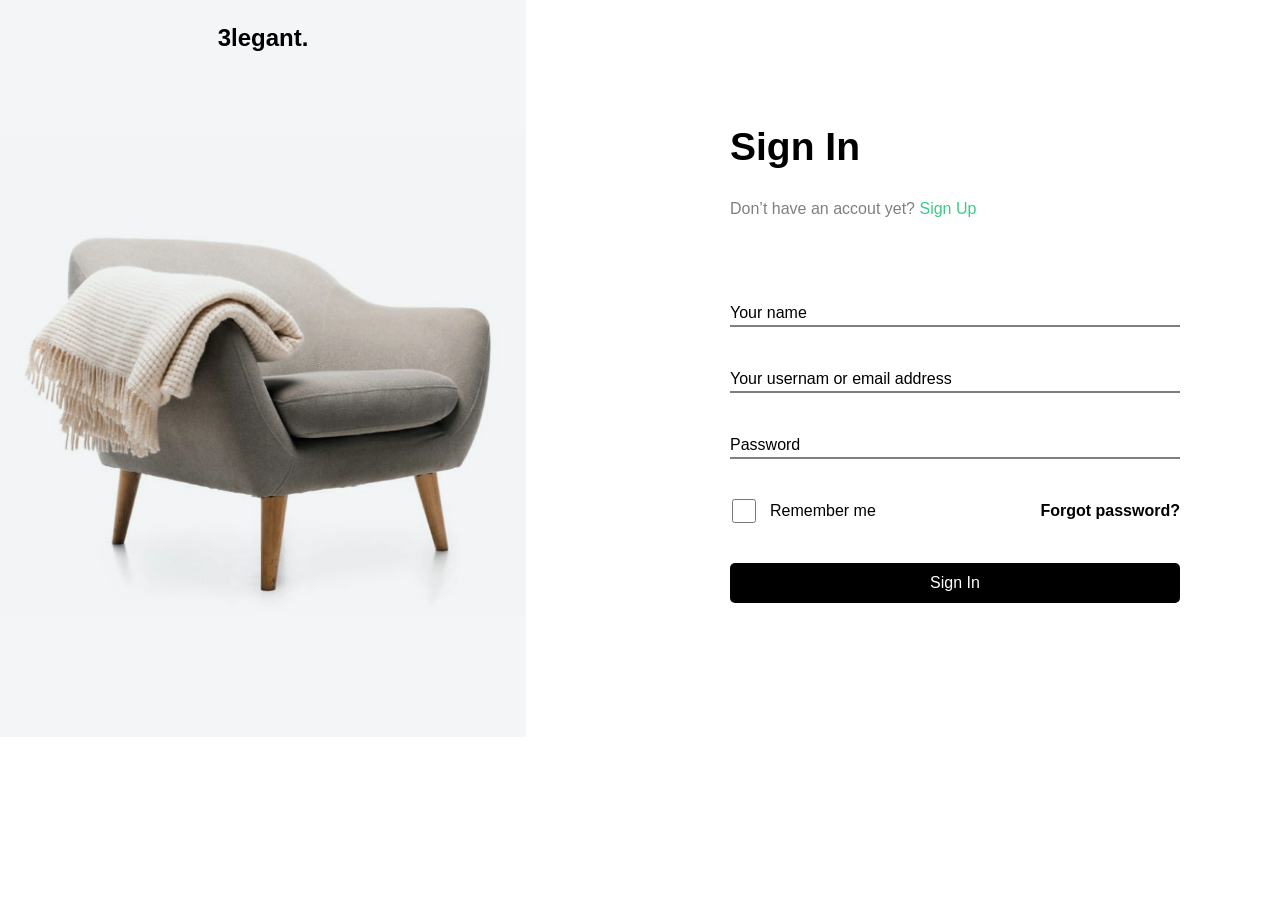
<file: Sign in.html>
<!doctype html>
<html lang="en">
  <head>
    <meta charset="UTF-8" />
    <meta name="viewport" content="width=device-width, initial-scale=1.0" />
    <title>Document</title>
    
    <link rel="stylesheet" href="./assets/css/output.css" />
    <!-- <link rel="stylesheet" href="./assets/css/main.css"> -->
  </head>
  <body>
    <header></header>
    <main>

        <section class="signup h-full flex items-center gap-[180px] max-[1250px]:gap-[100px] max-[1050px]:gap-[50px] max-[950px]:flex-col">
<div class="img relative flex-1  ">
    <img src="./assets/sign Up-img/Paste image (2).png" class="  object-fit-cover w-full h-[737px] "  alt="">
    <h2 class="absolute top-0 left-1/2 -translate-x-1/2 font-Poppins pt-5 font-semibold text-[24px]">3legant.</h2>
</div>


    <div class="form-signup flex-1 flex flex-col gap-5 font-Poppins   pl-6 pr-6 max-[430px]:pl-3 max-[430px]:pr-3 ">
        <h3 class=" font-semibold text-[39px]">Sign In</h3>
        <p class="text-black/50"> Don’t have an accout yet?<span> <a href="./Sign Up.html" target="_blank" class="text-[#38CB89]">Sign Up</a></span></p>
        <form action="" class=" mt-4 w-[450px] flex flex-col  mb-4 gap-[40px] max-[505px]:w-[380px] max-[400px]:w-[280px] ">
            <input type="text" placeholder="Your name" class="border-b-2 mt-[44px] border-black/50 outline-none">
            
            <input type="text" placeholder="Your usernam or email address"  class="  border-b-2 border-black/50 outline-none">
            
            <input type="text" placeholder="Password"  class=" border-black/50  border-b-2 outline-none">
            <div class="checkbox flex gap-3 justify-between">
                <div class="left flex gap-3">
                    <input type="checkbox" class="w-7 max-[505px]:w-3">
                <p>Remember me</p>
                </div>
                <div class="right">
                    <a href="" class="font-[700]">Forgot password?</a>
                </div>
                
            </div>
            <button class="bg-black text-white py-2 px-5 rounded-[5px]">Sign In</button>
        </form>
    </div>
        </section>

    </main>
    <footer></footer>
  </body>
</html>
</file>
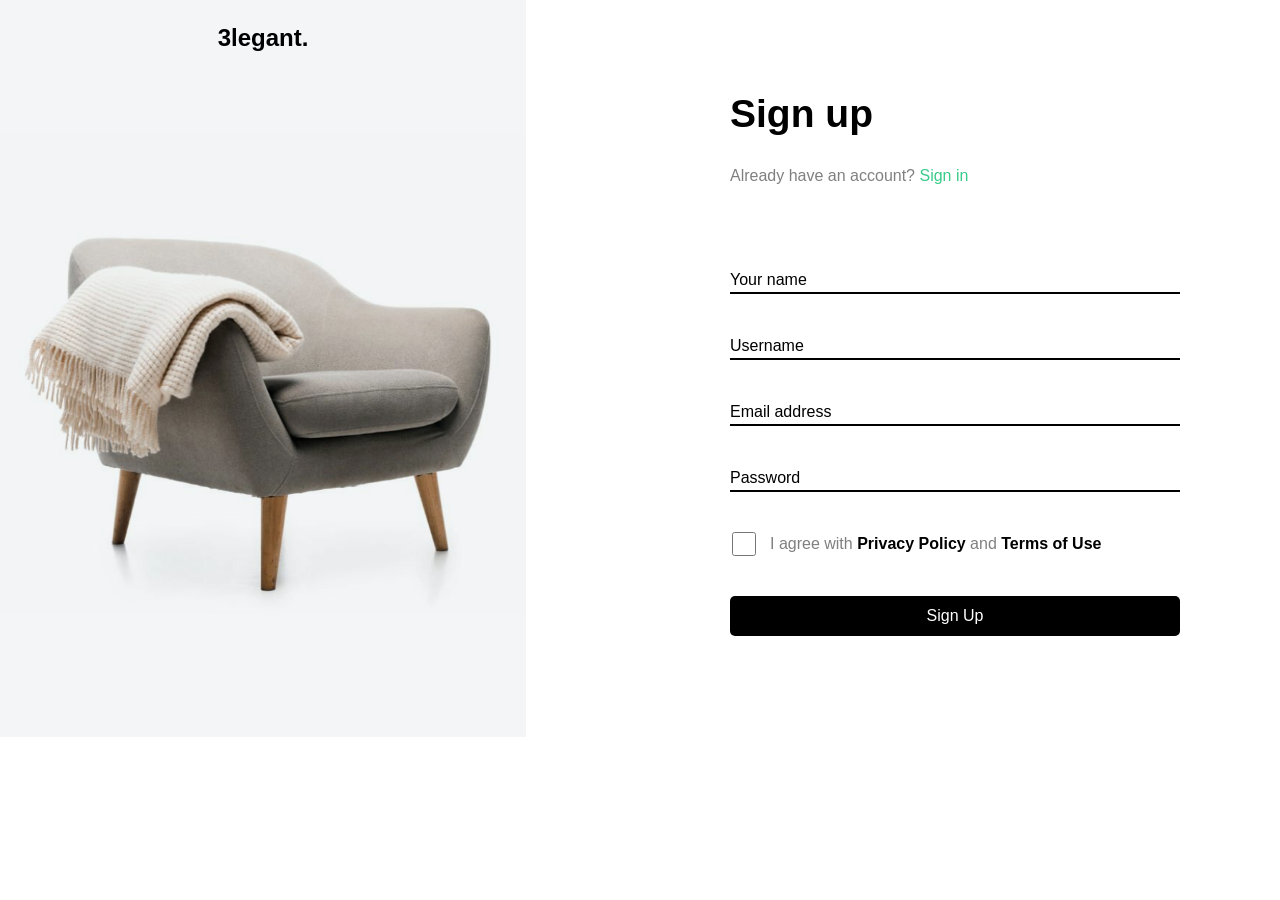
<file: Sign Up.html>
<!doctype html>
<html lang="en">
  <head>
    <meta charset="UTF-8" />
    <meta name="viewport" content="width=device-width, initial-scale=1.0" />
    <title>Document</title>
    
    <link rel="stylesheet" href="./assets/css/output.css" />
    <!-- <link rel="stylesheet" href="./assets/css/main.css"> -->
  </head>
  <body>
    <header></header>
    <main>

        <section class="signup h-full flex items-center gap-[180px] max-[1250px]:gap-[100px] max-[1050px]:gap-[50px] max-[950px]:flex-col">
<div class="img relative flex-1  ">
    <img src="./assets/sign Up-img/Paste image (2).png" class="  object-fit-cover w-full h-[737px] "  alt="">
    <h2 class="absolute top-0 left-1/2 -translate-x-1/2 font-Poppins pt-5 font-semibold text-[24px]">3legant.</h2>
</div>


    <div class="form-signup flex-1 flex flex-col gap-5 font-Poppins   pl-6 pr-6 max-[430px]:pl-3 max-[430px]:pr-3 ">
        <h3 class=" font-semibold text-[39px]">Sign up</h3>
        <p class="text-black/50"> Already have an account?<span> <a href="./Sign in.html" target="_blank" class="text-[#38CB89]">Sign in</a></span></p>
        <form action="" class=" mt-4 w-[450px] flex flex-col  mb-4 gap-[40px] max-[505px]:w-[380px] max-[400px]:w-[280px] ">
            <input type="text" placeholder="Your name" class="border-b-2 mt-[44px] outline-none">
            
            <input type="text" placeholder="Username"  class="  border-b-2 outline-none">
            <input type="text" placeholder="Email address"  class="  border-b-2 outline-none">
            <input type="text" placeholder="Password"  class="  border-b-2 outline-none">
            <div class="checkbox flex gap-3">
                <input type="checkbox" class="w-7 max-[505px]:w-3">
                <p class="text-black/50">I agree with <span class="text-black font-semibold">Privacy Policy</span>  and <span class="text-black font-semibold">Terms of Use</span> </p>
            </div>
            <button class="bg-black text-white py-2 px-5 rounded-[5px]">Sign Up</button>
        </form>
    </div>
        </section>

    </main>
    <footer></footer>
  </body>
</html>
</file>
<file: assets/css/output.css>
/*! tailwindcss v4.2.4 | MIT License | https://tailwindcss.com */
@layer properties;
@layer theme, base, components, utilities;
@layer theme {
  :root, :host {
    --font-sans: ui-sans-serif, system-ui, sans-serif, "Apple Color Emoji",
      "Segoe UI Emoji", "Segoe UI Symbol", "Noto Color Emoji";
    --font-mono: ui-monospace, SFMono-Regular, Menlo, Monaco, Consolas, "Liberation Mono",
      "Courier New", monospace;
    --color-amber-50: oklch(98.7% 0.022 95.277);
    --color-gray-300: oklch(87.2% 0.01 258.338);
    --color-black: #000;
    --color-white: #fff;
    --spacing: 0.25rem;
    --text-xs: 0.75rem;
    --text-xs--line-height: calc(1 / 0.75);
    --text-sm: 0.875rem;
    --text-sm--line-height: calc(1.25 / 0.875);
    --font-weight-medium: 500;
    --font-weight-semibold: 600;
    --font-weight-bold: 700;
    --font-weight-extrabold: 800;
    --leading-snug: 1.375;
    --radius-md: 0.375rem;
    --default-transition-duration: 150ms;
    --default-transition-timing-function: cubic-bezier(0.4, 0, 0.2, 1);
    --default-font-family: var(--font-sans);
    --default-mono-font-family: var(--font-mono);
    --font-Poppins: "Poppins", sans-serif;
    --font-Grotesk: "Space Grotesk", sans-serif;
    --font-inter: "Inter", sans-serif;
  }
}
@layer base {
  *, ::after, ::before, ::backdrop, ::file-selector-button {
    box-sizing: border-box;
    margin: 0;
    padding: 0;
    border: 0 solid;
  }
  html, :host {
    line-height: 1.5;
    -webkit-text-size-adjust: 100%;
    tab-size: 4;
    font-family: var(--default-font-family, ui-sans-serif, system-ui, sans-serif, "Apple Color Emoji", "Segoe UI Emoji", "Segoe UI Symbol", "Noto Color Emoji");
    font-feature-settings: var(--default-font-feature-settings, normal);
    font-variation-settings: var(--default-font-variation-settings, normal);
    -webkit-tap-highlight-color: transparent;
  }
  hr {
    height: 0;
    color: inherit;
    border-top-width: 1px;
  }
  abbr:where([title]) {
    -webkit-text-decoration: underline dotted;
    text-decoration: underline dotted;
  }
  h1, h2, h3, h4, h5, h6 {
    font-size: inherit;
    font-weight: inherit;
  }
  a {
    color: inherit;
    -webkit-text-decoration: inherit;
    text-decoration: inherit;
  }
  b, strong {
    font-weight: bolder;
  }
  code, kbd, samp, pre {
    font-family: var(--default-mono-font-family, ui-monospace, SFMono-Regular, Menlo, Monaco, Consolas, "Liberation Mono", "Courier New", monospace);
    font-feature-settings: var(--default-mono-font-feature-settings, normal);
    font-variation-settings: var(--default-mono-font-variation-settings, normal);
    font-size: 1em;
  }
  small {
    font-size: 80%;
  }
  sub, sup {
    font-size: 75%;
    line-height: 0;
    position: relative;
    vertical-align: baseline;
  }
  sub {
    bottom: -0.25em;
  }
  sup {
    top: -0.5em;
  }
  table {
    text-indent: 0;
    border-color: inherit;
    border-collapse: collapse;
  }
  :-moz-focusring {
    outline: auto;
  }
  progress {
    vertical-align: baseline;
  }
  summary {
    display: list-item;
  }
  ol, ul, menu {
    list-style: none;
  }
  img, svg, video, canvas, audio, iframe, embed, object {
    display: block;
    vertical-align: middle;
  }
  img, video {
    max-width: 100%;
    height: auto;
  }
  button, input, select, optgroup, textarea, ::file-selector-button {
    font: inherit;
    font-feature-settings: inherit;
    font-variation-settings: inherit;
    letter-spacing: inherit;
    color: inherit;
    border-radius: 0;
    background-color: transparent;
    opacity: 1;
  }
  :where(select:is([multiple], [size])) optgroup {
    font-weight: bolder;
  }
  :where(select:is([multiple], [size])) optgroup option {
    padding-inline-start: 20px;
  }
  ::file-selector-button {
    margin-inline-end: 4px;
  }
  ::placeholder {
    opacity: 1;
  }
  @supports (not (-webkit-appearance: -apple-pay-button))  or (contain-intrinsic-size: 1px) {
    ::placeholder {
      color: currentcolor;
      @supports (color: color-mix(in lab, red, red)) {
        color: color-mix(in oklab, currentcolor 50%, transparent);
      }
    }
  }
  textarea {
    resize: vertical;
  }
  ::-webkit-search-decoration {
    -webkit-appearance: none;
  }
  ::-webkit-date-and-time-value {
    min-height: 1lh;
    text-align: inherit;
  }
  ::-webkit-datetime-edit {
    display: inline-flex;
  }
  ::-webkit-datetime-edit-fields-wrapper {
    padding: 0;
  }
  ::-webkit-datetime-edit, ::-webkit-datetime-edit-year-field, ::-webkit-datetime-edit-month-field, ::-webkit-datetime-edit-day-field, ::-webkit-datetime-edit-hour-field, ::-webkit-datetime-edit-minute-field, ::-webkit-datetime-edit-second-field, ::-webkit-datetime-edit-millisecond-field, ::-webkit-datetime-edit-meridiem-field {
    padding-block: 0;
  }
  ::-webkit-calendar-picker-indicator {
    line-height: 1;
  }
  :-moz-ui-invalid {
    box-shadow: none;
  }
  button, input:where([type="button"], [type="reset"], [type="submit"]), ::file-selector-button {
    appearance: button;
  }
  ::-webkit-inner-spin-button, ::-webkit-outer-spin-button {
    height: auto;
  }
  [hidden]:where(:not([hidden="until-found"])) {
    display: none !important;
  }
}
@layer utilities {
  .absolute {
    position: absolute;
  }
  .relative {
    position: relative;
  }
  .start {
    inset-inline-start: var(--spacing);
  }
  .end {
    inset-inline-end: var(--spacing);
  }
  .top-0 {
    top: calc(var(--spacing) * 0);
  }
  .top-1\.75 {
    top: calc(var(--spacing) * 1.75);
  }
  .top-1\/2 {
    top: calc(1 / 2 * 100%);
  }
  .top-2 {
    top: calc(var(--spacing) * 2);
  }
  .top-3\.25 {
    top: calc(var(--spacing) * 3.25);
  }
  .top-6 {
    top: calc(var(--spacing) * 6);
  }
  .top-9 {
    top: calc(var(--spacing) * 9);
  }
  .top-\[8px\] {
    top: 8px;
  }
  .right-2 {
    right: calc(var(--spacing) * 2);
  }
  .right-4 {
    right: calc(var(--spacing) * 4);
  }
  .right-37\.5 {
    right: calc(var(--spacing) * 37.5);
  }
  .right-\[9px\] {
    right: 9px;
  }
  .bottom-4 {
    bottom: calc(var(--spacing) * 4);
  }
  .bottom-10 {
    bottom: calc(var(--spacing) * 10);
  }
  .left-1 {
    left: calc(var(--spacing) * 1);
  }
  .left-1\/2 {
    left: calc(1 / 2 * 100%);
  }
  .left-2 {
    left: calc(var(--spacing) * 2);
  }
  .left-5 {
    left: calc(var(--spacing) * 5);
  }
  .left-8\.5 {
    left: calc(var(--spacing) * 8.5);
  }
  .left-10 {
    left: calc(var(--spacing) * 10);
  }
  .left-10\.5 {
    left: calc(var(--spacing) * 10.5);
  }
  .z-10 {
    z-index: 10;
  }
  .z-9999 {
    z-index: 9999;
  }
  .order-1 {
    order: 1;
  }
  .container {
    width: 100%;
    @media (width >= 800px) {
      max-width: 800px;
    }
    @media (width >= 40rem) {
      max-width: 40rem;
    }
    @media (width >= 48rem) {
      max-width: 48rem;
    }
    @media (width >= 64rem) {
      max-width: 64rem;
    }
    @media (width >= 80rem) {
      max-width: 80rem;
    }
    @media (width >= 96rem) {
      max-width: 96rem;
    }
  }
  .mx-auto {
    margin-inline: auto;
  }
  .my-9 {
    margin-block: calc(var(--spacing) * 9);
  }
  .ms-auto {
    margin-inline-start: auto;
  }
  .mt-1 {
    margin-top: calc(var(--spacing) * 1);
  }
  .mt-3 {
    margin-top: calc(var(--spacing) * 3);
  }
  .mt-4 {
    margin-top: calc(var(--spacing) * 4);
  }
  .mt-12 {
    margin-top: calc(var(--spacing) * 12);
  }
  .mt-12\.5 {
    margin-top: calc(var(--spacing) * 12.5);
  }
  .mt-\[44px\] {
    margin-top: 44px;
  }
  .mr-2 {
    margin-right: calc(var(--spacing) * 2);
  }
  .mb-1 {
    margin-bottom: calc(var(--spacing) * 1);
  }
  .mb-4 {
    margin-bottom: calc(var(--spacing) * 4);
  }
  .mb-6 {
    margin-bottom: calc(var(--spacing) * 6);
  }
  .mb-12 {
    margin-bottom: calc(var(--spacing) * 12);
  }
  .mb-12\.5 {
    margin-bottom: calc(var(--spacing) * 12.5);
  }
  .flex {
    display: flex;
  }
  .grid {
    display: grid;
  }
  .table {
    display: table;
  }
  .h-2 {
    height: calc(var(--spacing) * 2);
  }
  .h-5 {
    height: calc(var(--spacing) * 5);
  }
  .h-6 {
    height: calc(var(--spacing) * 6);
  }
  .h-6\.25 {
    height: calc(var(--spacing) * 6.25);
  }
  .h-12 {
    height: calc(var(--spacing) * 12);
  }
  .h-\[\.5px\] {
    height: .5px;
  }
  .h-\[0\.2px\] {
    height: 0.2px;
  }
  .h-\[1px\] {
    height: 1px;
  }
  .h-\[18px\] {
    height: 18px;
  }
  .h-\[20px\] {
    height: 20px;
  }
  .h-\[24px\] {
    height: 24px;
  }
  .h-\[28px\] {
    height: 28px;
  }
  .h-\[400px\] {
    height: 400px;
  }
  .h-\[737px\] {
    height: 737px;
  }
  .h-full {
    height: 100%;
  }
  .w-2 {
    width: calc(var(--spacing) * 2);
  }
  .w-5 {
    width: calc(var(--spacing) * 5);
  }
  .w-7 {
    width: calc(var(--spacing) * 7);
  }
  .w-12 {
    width: calc(var(--spacing) * 12);
  }
  .w-30 {
    width: calc(var(--spacing) * 30);
  }
  .w-100 {
    width: calc(var(--spacing) * 100);
  }
  .w-\[1px\] {
    width: 1px;
  }
  .w-\[18px\] {
    width: 18px;
  }
  .w-\[20px\] {
    width: 20px;
  }
  .w-\[68px\] {
    width: 68px;
  }
  .w-\[90px\] {
    width: 90px;
  }
  .w-\[450px\] {
    width: 450px;
  }
  .w-full {
    width: 100%;
  }
  .w-px {
    width: 1px;
  }
  .max-w-full {
    max-width: 100%;
  }
  .flex-1 {
    flex: 1;
  }
  .border-collapse {
    border-collapse: collapse;
  }
  .-translate-x-1 {
    --tw-translate-x: calc(var(--spacing) * -1);
    translate: var(--tw-translate-x) var(--tw-translate-y);
  }
  .-translate-x-1\/2 {
    --tw-translate-x: calc(calc(1 / 2 * 100%) * -1);
    translate: var(--tw-translate-x) var(--tw-translate-y);
  }
  .-translate-y-2 {
    --tw-translate-y: calc(var(--spacing) * -2);
    translate: var(--tw-translate-x) var(--tw-translate-y);
  }
  .resize {
    resize: both;
  }
  .grid-cols-2 {
    grid-template-columns: repeat(2, minmax(0, 1fr));
  }
  .grid-cols-3 {
    grid-template-columns: repeat(3, minmax(0, 1fr));
  }
  .grid-cols-4 {
    grid-template-columns: repeat(4, minmax(0, 1fr));
  }
  .grid-cols-6 {
    grid-template-columns: repeat(6, minmax(0, 1fr));
  }
  .flex-col {
    flex-direction: column;
  }
  .flex-wrap {
    flex-wrap: wrap;
  }
  .items-center {
    align-items: center;
  }
  .items-end {
    align-items: flex-end;
  }
  .items-start {
    align-items: flex-start;
  }
  .justify-between {
    justify-content: space-between;
  }
  .justify-center {
    justify-content: center;
  }
  .gap-1 {
    gap: calc(var(--spacing) * 1);
  }
  .gap-2 {
    gap: calc(var(--spacing) * 2);
  }
  .gap-3 {
    gap: calc(var(--spacing) * 3);
  }
  .gap-4 {
    gap: calc(var(--spacing) * 4);
  }
  .gap-5 {
    gap: calc(var(--spacing) * 5);
  }
  .gap-6 {
    gap: calc(var(--spacing) * 6);
  }
  .gap-7 {
    gap: calc(var(--spacing) * 7);
  }
  .gap-7\.75 {
    gap: calc(var(--spacing) * 7.75);
  }
  .gap-9 {
    gap: calc(var(--spacing) * 9);
  }
  .gap-10 {
    gap: calc(var(--spacing) * 10);
  }
  .gap-12 {
    gap: calc(var(--spacing) * 12);
  }
  .gap-12\.5 {
    gap: calc(var(--spacing) * 12.5);
  }
  .gap-\[36px\] {
    gap: 36px;
  }
  .gap-\[40px\] {
    gap: 40px;
  }
  .gap-\[180px\] {
    gap: 180px;
  }
  .overflow-hidden {
    overflow: hidden;
  }
  .rounded-\[3px\] {
    border-radius: 3px;
  }
  .rounded-\[5px\] {
    border-radius: 5px;
  }
  .rounded-\[10px\] {
    border-radius: 10px;
  }
  .rounded-\[14px\] {
    border-radius: 14px;
  }
  .rounded-\[25px\] {
    border-radius: 25px;
  }
  .rounded-\[50\%\] {
    border-radius: 50%;
  }
  .rounded-full {
    border-radius: calc(infinity * 1px);
  }
  .rounded-md {
    border-radius: var(--radius-md);
  }
  .border {
    border-style: var(--tw-border-style);
    border-width: 1px;
  }
  .border-1 {
    border-style: var(--tw-border-style);
    border-width: 1px;
  }
  .border-2 {
    border-style: var(--tw-border-style);
    border-width: 2px;
  }
  .border-b {
    border-bottom-style: var(--tw-border-style);
    border-bottom-width: 1px;
  }
  .border-b-2 {
    border-bottom-style: var(--tw-border-style);
    border-bottom-width: 2px;
  }
  .border-\[\#6C727540\] {
    border-color: #6C727540;
  }
  .border-black {
    border-color: var(--color-black);
  }
  .border-black\/30 {
    border-color: color-mix(in srgb, #000 30%, transparent);
    @supports (color: color-mix(in lab, red, red)) {
      border-color: color-mix(in oklab, var(--color-black) 30%, transparent);
    }
  }
  .border-black\/50 {
    border-color: color-mix(in srgb, #000 50%, transparent);
    @supports (color: color-mix(in lab, red, red)) {
      border-color: color-mix(in oklab, var(--color-black) 50%, transparent);
    }
  }
  .bg-\[\#6C7275\] {
    background-color: #6C7275;
  }
  .bg-\[\#38CB89\] {
    background-color: #38CB89;
  }
  .bg-\[\#171D28\] {
    background-color: #171D28;
  }
  .bg-\[\#377DFF\] {
    background-color: #377DFF;
  }
  .bg-\[\#E8ECEF\] {
    background-color: #E8ECEF;
  }
  .bg-\[\#F3F5F7\] {
    background-color: #F3F5F7;
  }
  .bg-black {
    background-color: var(--color-black);
  }
  .bg-gray-300 {
    background-color: var(--color-gray-300);
  }
  .bg-white {
    background-color: var(--color-white);
  }
  .bg-white\/80 {
    background-color: color-mix(in srgb, #fff 80%, transparent);
    @supports (color: color-mix(in lab, red, red)) {
      background-color: color-mix(in oklab, var(--color-white) 80%, transparent);
    }
  }
  .bg-\[url\(\'\.\/\.\.\/product-page-img\/backgroundimg\.png\'\)\] {
    background-image: url('./../product-page-img/backgroundimg.png');
  }
  .bg-cover {
    background-size: cover;
  }
  .bg-center {
    background-position: center;
  }
  .object-cover {
    object-fit: cover;
  }
  .p-2 {
    padding: calc(var(--spacing) * 2);
  }
  .p-4 {
    padding: calc(var(--spacing) * 4);
  }
  .p-5 {
    padding: calc(var(--spacing) * 5);
  }
  .px-2 {
    padding-inline: calc(var(--spacing) * 2);
  }
  .px-3 {
    padding-inline: calc(var(--spacing) * 3);
  }
  .px-3\.5 {
    padding-inline: calc(var(--spacing) * 3.5);
  }
  .px-4 {
    padding-inline: calc(var(--spacing) * 4);
  }
  .px-5 {
    padding-inline: calc(var(--spacing) * 5);
  }
  .px-6 {
    padding-inline: calc(var(--spacing) * 6);
  }
  .px-8 {
    padding-inline: calc(var(--spacing) * 8);
  }
  .py-1 {
    padding-block: calc(var(--spacing) * 1);
  }
  .py-2 {
    padding-block: calc(var(--spacing) * 2);
  }
  .py-3 {
    padding-block: calc(var(--spacing) * 3);
  }
  .py-4 {
    padding-block: calc(var(--spacing) * 4);
  }
  .py-4\.25 {
    padding-block: calc(var(--spacing) * 4.25);
  }
  .py-5 {
    padding-block: calc(var(--spacing) * 5);
  }
  .py-10 {
    padding-block: calc(var(--spacing) * 10);
  }
  .py-12 {
    padding-block: calc(var(--spacing) * 12);
  }
  .py-\[7px\] {
    padding-block: 7px;
  }
  .pt-5 {
    padding-top: calc(var(--spacing) * 5);
  }
  .pt-20 {
    padding-top: calc(var(--spacing) * 20);
  }
  .pr-6 {
    padding-right: calc(var(--spacing) * 6);
  }
  .pb-5 {
    padding-bottom: calc(var(--spacing) * 5);
  }
  .pl-4 {
    padding-left: calc(var(--spacing) * 4);
  }
  .pl-6 {
    padding-left: calc(var(--spacing) * 6);
  }
  .pl-10 {
    padding-left: calc(var(--spacing) * 10);
  }
  .pl-12 {
    padding-left: calc(var(--spacing) * 12);
  }
  .text-center {
    text-align: center;
  }
  .font-Grotesk {
    font-family: var(--font-Grotesk);
  }
  .font-Poppins {
    font-family: var(--font-Poppins);
  }
  .font-inter {
    font-family: var(--font-inter);
  }
  .text-sm {
    font-size: var(--text-sm);
    line-height: var(--tw-leading, var(--text-sm--line-height));
  }
  .text-xs {
    font-size: var(--text-xs);
    line-height: var(--tw-leading, var(--text-xs--line-height));
  }
  .text-\[10px\] {
    font-size: 10px;
  }
  .text-\[12px\] {
    font-size: 12px;
  }
  .text-\[13px\] {
    font-size: 13px;
  }
  .text-\[14px\] {
    font-size: 14px;
  }
  .text-\[16px\] {
    font-size: 16px;
  }
  .text-\[17px\] {
    font-size: 17px;
  }
  .text-\[18px\] {
    font-size: 18px;
  }
  .text-\[20px\] {
    font-size: 20px;
  }
  .text-\[22px\] {
    font-size: 22px;
  }
  .text-\[23px\] {
    font-size: 23px;
  }
  .text-\[24px\] {
    font-size: 24px;
  }
  .text-\[26px\] {
    font-size: 26px;
  }
  .text-\[28px\] {
    font-size: 28px;
  }
  .text-\[30px\] {
    font-size: 30px;
  }
  .text-\[31px\] {
    font-size: 31px;
  }
  .text-\[34px\] {
    font-size: 34px;
  }
  .text-\[36px\] {
    font-size: 36px;
  }
  .text-\[39px\] {
    font-size: 39px;
  }
  .text-\[40px\] {
    font-size: 40px;
  }
  .text-\[48px\] {
    font-size: 48px;
  }
  .text-\[50px\] {
    font-size: 50px;
  }
  .leading-4 {
    --tw-leading: calc(var(--spacing) * 4);
    line-height: calc(var(--spacing) * 4);
  }
  .leading-4\.5 {
    --tw-leading: calc(var(--spacing) * 4.5);
    line-height: calc(var(--spacing) * 4.5);
  }
  .leading-5 {
    --tw-leading: calc(var(--spacing) * 5);
    line-height: calc(var(--spacing) * 5);
  }
  .leading-6 {
    --tw-leading: calc(var(--spacing) * 6);
    line-height: calc(var(--spacing) * 6);
  }
  .leading-6\.25 {
    --tw-leading: calc(var(--spacing) * 6.25);
    line-height: calc(var(--spacing) * 6.25);
  }
  .leading-10 {
    --tw-leading: calc(var(--spacing) * 10);
    line-height: calc(var(--spacing) * 10);
  }
  .leading-\[20px\] {
    --tw-leading: 20px;
    line-height: 20px;
  }
  .leading-\[38px\] {
    --tw-leading: 38px;
    line-height: 38px;
  }
  .leading-snug {
    --tw-leading: var(--leading-snug);
    line-height: var(--leading-snug);
  }
  .font-\[500\] {
    --tw-font-weight: 500;
    font-weight: 500;
  }
  .font-\[600\] {
    --tw-font-weight: 600;
    font-weight: 600;
  }
  .font-\[700\] {
    --tw-font-weight: 700;
    font-weight: 700;
  }
  .font-bold {
    --tw-font-weight: var(--font-weight-bold);
    font-weight: var(--font-weight-bold);
  }
  .font-extrabold {
    --tw-font-weight: var(--font-weight-extrabold);
    font-weight: var(--font-weight-extrabold);
  }
  .font-medium {
    --tw-font-weight: var(--font-weight-medium);
    font-weight: var(--font-weight-medium);
  }
  .font-semibold {
    --tw-font-weight: var(--font-weight-semibold);
    font-weight: var(--font-weight-semibold);
  }
  .text-\[\#6C7275\] {
    color: #6C7275;
  }
  .text-\[\#38CB89\] {
    color: #38CB89;
  }
  .text-\[\#377DFF\] {
    color: #377DFF;
  }
  .text-\[\#605F5F\] {
    color: #605F5F;
  }
  .text-\[\#141718\] {
    color: #141718;
  }
  .text-\[\#343839\] {
    color: #343839;
  }
  .text-\[\#E8ECEF\] {
    color: #E8ECEF;
  }
  .text-black {
    color: var(--color-black);
  }
  .text-black\/50 {
    color: color-mix(in srgb, #000 50%, transparent);
    @supports (color: color-mix(in lab, red, red)) {
      color: color-mix(in oklab, var(--color-black) 50%, transparent);
    }
  }
  .text-white {
    color: var(--color-white);
  }
  .text-white\/80 {
    color: color-mix(in srgb, #fff 80%, transparent);
    @supports (color: color-mix(in lab, red, red)) {
      color: color-mix(in oklab, var(--color-white) 80%, transparent);
    }
  }
  .line-through {
    text-decoration-line: line-through;
  }
  .underline {
    text-decoration-line: underline;
  }
  .opacity-0 {
    opacity: 0%;
  }
  .shadow {
    --tw-shadow: 0 1px 3px 0 var(--tw-shadow-color, rgb(0 0 0 / 0.1)), 0 1px 2px -1px var(--tw-shadow-color, rgb(0 0 0 / 0.1));
    box-shadow: var(--tw-inset-shadow), var(--tw-inset-ring-shadow), var(--tw-ring-offset-shadow), var(--tw-ring-shadow), var(--tw-shadow);
  }
  .shadow-amber-50 {
    --tw-shadow-color: oklch(98.7% 0.022 95.277);
    @supports (color: color-mix(in lab, red, red)) {
      --tw-shadow-color: color-mix(in oklab, var(--color-amber-50) var(--tw-shadow-alpha), transparent);
    }
  }
  .outline {
    outline-style: var(--tw-outline-style);
    outline-width: 1px;
  }
  .transition {
    transition-property: color, background-color, border-color, outline-color, text-decoration-color, fill, stroke, --tw-gradient-from, --tw-gradient-via, --tw-gradient-to, opacity, box-shadow, transform, translate, scale, rotate, filter, -webkit-backdrop-filter, backdrop-filter, display, content-visibility, overlay, pointer-events;
    transition-timing-function: var(--tw-ease, var(--default-transition-timing-function));
    transition-duration: var(--tw-duration, var(--default-transition-duration));
  }
  .transition-all {
    transition-property: all;
    transition-timing-function: var(--tw-ease, var(--default-transition-timing-function));
    transition-duration: var(--tw-duration, var(--default-transition-duration));
  }
  .outline-none {
    --tw-outline-style: none;
    outline-style: none;
  }
  .group-hover\:translate-y-0\.5 {
    &:is(:where(.group):hover *) {
      @media (hover: hover) {
        --tw-translate-y: calc(var(--spacing) * 0.5);
        translate: var(--tw-translate-x) var(--tw-translate-y);
      }
    }
  }
  .group-hover\:opacity-100 {
    &:is(:where(.group):hover *) {
      @media (hover: hover) {
        opacity: 100%;
      }
    }
  }
  .hover\:bg-\[\#171D28\]\/70 {
    &:hover {
      @media (hover: hover) {
        background-color: color-mix(in oklab, #171D28 70%, transparent);
      }
    }
  }
  .hover\:text-white {
    &:hover {
      @media (hover: hover) {
        color: var(--color-white);
      }
    }
  }
  .hover\:ring {
    &:hover {
      @media (hover: hover) {
        --tw-ring-shadow: var(--tw-ring-inset,) 0 0 0 calc(1px + var(--tw-ring-offset-width)) var(--tw-ring-color, currentcolor);
        box-shadow: var(--tw-inset-shadow), var(--tw-inset-ring-shadow), var(--tw-ring-offset-shadow), var(--tw-ring-shadow), var(--tw-shadow);
      }
    }
  }
  .max-\[800\]\:py-1\.5 {
    @media (width < 800) {
      padding-block: calc(var(--spacing) * 1.5);
    }
  }
  .max-\[800\]\:text-\[30px\] {
    @media (width < 800) {
      font-size: 30px;
    }
  }
  .max-\[1280px\]\:right-3 {
    @media (width < 1280px) {
      right: calc(var(--spacing) * 3);
    }
  }
  .max-\[1280px\]\:hidden {
    @media (width < 1280px) {
      display: none;
    }
  }
  .max-\[1250px\]\:gap-\[100px\] {
    @media (width < 1250px) {
      gap: 100px;
    }
  }
  .max-\[1050px\]\:gap-\[50px\] {
    @media (width < 1050px) {
      gap: 50px;
    }
  }
  .max-\[1040px\]\:grid-cols-3 {
    @media (width < 1040px) {
      grid-template-columns: repeat(3, minmax(0, 1fr));
    }
  }
  .max-\[1000px\]\:right-3 {
    @media (width < 1000px) {
      right: calc(var(--spacing) * 3);
    }
  }
  .max-\[1000px\]\:w-full {
    @media (width < 1000px) {
      width: 100%;
    }
  }
  .max-\[1000px\]\:flex-col {
    @media (width < 1000px) {
      flex-direction: column;
    }
  }
  .max-\[950px\]\:flex-col {
    @media (width < 950px) {
      flex-direction: column;
    }
  }
  .max-\[900px\]\:w-full {
    @media (width < 900px) {
      width: 100%;
    }
  }
  .max-\[900px\]\:flex-col {
    @media (width < 900px) {
      flex-direction: column;
    }
  }
  .max-\[900px\]\:gap-3 {
    @media (width < 900px) {
      gap: calc(var(--spacing) * 3);
    }
  }
  .max-\[810px\]\:px-4 {
    @media (width < 810px) {
      padding-inline: calc(var(--spacing) * 4);
    }
  }
  .max-\[810px\]\:text-\[30px\] {
    @media (width < 810px) {
      font-size: 30px;
    }
  }
  .max-\[800px\]\:hidden {
    @media (width < 800px) {
      display: none;
    }
  }
  .max-\[800px\]\:flex-col {
    @media (width < 800px) {
      flex-direction: column;
    }
  }
  .max-\[800px\]\:gap-4 {
    @media (width < 800px) {
      gap: calc(var(--spacing) * 4);
    }
  }
  .max-\[800px\]\:gap-5 {
    @media (width < 800px) {
      gap: calc(var(--spacing) * 5);
    }
  }
  .max-\[800px\]\:gap-18 {
    @media (width < 800px) {
      gap: calc(var(--spacing) * 18);
    }
  }
  .max-\[800px\]\:opacity-0 {
    @media (width < 800px) {
      opacity: 0%;
    }
  }
  .max-\[700px\]\:grid-cols-2 {
    @media (width < 700px) {
      grid-template-columns: repeat(2, minmax(0, 1fr));
    }
  }
  .max-\[650px\]\:order-1 {
    @media (width < 650px) {
      order: 1;
    }
  }
  .max-\[650px\]\:w-100 {
    @media (width < 650px) {
      width: calc(var(--spacing) * 100);
    }
  }
  .max-\[650px\]\:flex-col {
    @media (width < 650px) {
      flex-direction: column;
    }
  }
  .max-\[650px\]\:gap-5 {
    @media (width < 650px) {
      gap: calc(var(--spacing) * 5);
    }
  }
  .max-\[650px\]\:opacity-0 {
    @media (width < 650px) {
      opacity: 0%;
    }
  }
  .max-\[640px\]\:h-px {
    @media (width < 640px) {
      height: 1px;
    }
  }
  .max-\[640px\]\:w-\[24px\] {
    @media (width < 640px) {
      width: 24px;
    }
  }
  .max-\[640px\]\:flex-col {
    @media (width < 640px) {
      flex-direction: column;
    }
  }
  .max-\[640px\]\:gap-5 {
    @media (width < 640px) {
      gap: calc(var(--spacing) * 5);
    }
  }
  .max-\[640px\]\:pt-10 {
    @media (width < 640px) {
      padding-top: calc(var(--spacing) * 10);
    }
  }
  .max-\[600px\]\:w-full {
    @media (width < 600px) {
      width: 100%;
    }
  }
  .max-\[600px\]\:flex-col {
    @media (width < 600px) {
      flex-direction: column;
    }
  }
  .max-\[600px\]\:py-7\.5 {
    @media (width < 600px) {
      padding-block: calc(var(--spacing) * 7.5);
    }
  }
  .max-\[505px\]\:w-3 {
    @media (width < 505px) {
      width: calc(var(--spacing) * 3);
    }
  }
  .max-\[505px\]\:w-\[380px\] {
    @media (width < 505px) {
      width: 380px;
    }
  }
  .max-\[480px\]\:flex-col {
    @media (width < 480px) {
      flex-direction: column;
    }
  }
  .max-\[450px\]\:w-50 {
    @media (width < 450px) {
      width: calc(var(--spacing) * 50);
    }
  }
  .max-\[430px\]\:w-\[300px\] {
    @media (width < 430px) {
      width: 300px;
    }
  }
  .max-\[430px\]\:pr-3 {
    @media (width < 430px) {
      padding-right: calc(var(--spacing) * 3);
    }
  }
  .max-\[430px\]\:pl-3 {
    @media (width < 430px) {
      padding-left: calc(var(--spacing) * 3);
    }
  }
  .max-\[400px\]\:w-\[280px\] {
    @media (width < 400px) {
      width: 280px;
    }
  }
  .max-\[400px\]\:grid-cols-1 {
    @media (width < 400px) {
      grid-template-columns: repeat(1, minmax(0, 1fr));
    }
  }
  .max-\[370px\]\:text-\[12px\] {
    @media (width < 370px) {
      font-size: 12px;
    }
  }
  .max-\[350px\]\:mx-auto {
    @media (width < 350px) {
      margin-inline: auto;
    }
  }
  .max-\[350px\]\:gap-\[2px\] {
    @media (width < 350px) {
      gap: 2px;
    }
  }
  .max-\[350px\]\:text-\[14px\] {
    @media (width < 350px) {
      font-size: 14px;
    }
  }
  .max-xl\:grid-cols-2 {
    @media (width < 80rem) {
      grid-template-columns: repeat(2, minmax(0, 1fr));
    }
  }
  .max-xl\:grid-cols-3 {
    @media (width < 80rem) {
      grid-template-columns: repeat(3, minmax(0, 1fr));
    }
  }
  .max-xl\:grid-cols-5 {
    @media (width < 80rem) {
      grid-template-columns: repeat(5, minmax(0, 1fr));
    }
  }
  .max-lg\:grid-cols-2 {
    @media (width < 64rem) {
      grid-template-columns: repeat(2, minmax(0, 1fr));
    }
  }
  .max-lg\:grid-cols-3 {
    @media (width < 64rem) {
      grid-template-columns: repeat(3, minmax(0, 1fr));
    }
  }
  .max-lg\:grid-cols-4 {
    @media (width < 64rem) {
      grid-template-columns: repeat(4, minmax(0, 1fr));
    }
  }
  .max-md\:grid-cols-1 {
    @media (width < 48rem) {
      grid-template-columns: repeat(1, minmax(0, 1fr));
    }
  }
  .max-md\:grid-cols-2 {
    @media (width < 48rem) {
      grid-template-columns: repeat(2, minmax(0, 1fr));
    }
  }
  .max-md\:grid-cols-3 {
    @media (width < 48rem) {
      grid-template-columns: repeat(3, minmax(0, 1fr));
    }
  }
  .max-sm\:grid-cols-1 {
    @media (width < 40rem) {
      grid-template-columns: repeat(1, minmax(0, 1fr));
    }
  }
  .max-sm\:grid-cols-2 {
    @media (width < 40rem) {
      grid-template-columns: repeat(2, minmax(0, 1fr));
    }
  }
  .laptop\:hidden {
    @media (width >= 800px) {
      display: none;
    }
  }
}
@import url('https://fonts.googleapis.com/css2?family=Inter:ital,opsz,wght@0,14..32,100..900;1,14..32,100..900&family=Poppins:ital,wght@0,100;0,200;0,300;0,400;0,500;0,600;0,700;0,800;0,900;1,100;1,200;1,300;1,400;1,500;1,600;1,700;1,800;1,900&family=Space+Grotesk:wght@300..700&display=swap');
.container {
  width: 100%;
  @media (width >= 40rem ) {
    max-width: 40 rem;
  }
  @media (width >= 48rem ) {
    max-width: 48rem;
  }
  @media (width >= 64rem ) {
    max-width: 64rem;
  }
  @media (width >= 80rem ) {
    max-width: 80rem;
  }
  @media (width >= 96rem ) {
    max-width: 85rem;
  }
}
@property --tw-translate-x {
  syntax: "*";
  inherits: false;
  initial-value: 0;
}
@property --tw-translate-y {
  syntax: "*";
  inherits: false;
  initial-value: 0;
}
@property --tw-translate-z {
  syntax: "*";
  inherits: false;
  initial-value: 0;
}
@property --tw-border-style {
  syntax: "*";
  inherits: false;
  initial-value: solid;
}
@property --tw-leading {
  syntax: "*";
  inherits: false;
}
@property --tw-font-weight {
  syntax: "*";
  inherits: false;
}
@property --tw-shadow {
  syntax: "*";
  inherits: false;
  initial-value: 0 0 #0000;
}
@property --tw-shadow-color {
  syntax: "*";
  inherits: false;
}
@property --tw-shadow-alpha {
  syntax: "<percentage>";
  inherits: false;
  initial-value: 100%;
}
@property --tw-inset-shadow {
  syntax: "*";
  inherits: false;
  initial-value: 0 0 #0000;
}
@property --tw-inset-shadow-color {
  syntax: "*";
  inherits: false;
}
@property --tw-inset-shadow-alpha {
  syntax: "<percentage>";
  inherits: false;
  initial-value: 100%;
}
@property --tw-ring-color {
  syntax: "*";
  inherits: false;
}
@property --tw-ring-shadow {
  syntax: "*";
  inherits: false;
  initial-value: 0 0 #0000;
}
@property --tw-inset-ring-color {
  syntax: "*";
  inherits: false;
}
@property --tw-inset-ring-shadow {
  syntax: "*";
  inherits: false;
  initial-value: 0 0 #0000;
}
@property --tw-ring-inset {
  syntax: "*";
  inherits: false;
}
@property --tw-ring-offset-width {
  syntax: "<length>";
  inherits: false;
  initial-value: 0px;
}
@property --tw-ring-offset-color {
  syntax: "*";
  inherits: false;
  initial-value: #fff;
}
@property --tw-ring-offset-shadow {
  syntax: "*";
  inherits: false;
  initial-value: 0 0 #0000;
}
@property --tw-outline-style {
  syntax: "*";
  inherits: false;
  initial-value: solid;
}
@layer properties {
  @supports ((-webkit-hyphens: none) and (not (margin-trim: inline))) or ((-moz-orient: inline) and (not (color:rgb(from red r g b)))) {
    *, ::before, ::after, ::backdrop {
      --tw-translate-x: 0;
      --tw-translate-y: 0;
      --tw-translate-z: 0;
      --tw-border-style: solid;
      --tw-leading: initial;
      --tw-font-weight: initial;
      --tw-shadow: 0 0 #0000;
      --tw-shadow-color: initial;
      --tw-shadow-alpha: 100%;
      --tw-inset-shadow: 0 0 #0000;
      --tw-inset-shadow-color: initial;
      --tw-inset-shadow-alpha: 100%;
      --tw-ring-color: initial;
      --tw-ring-shadow: 0 0 #0000;
      --tw-inset-ring-color: initial;
      --tw-inset-ring-shadow: 0 0 #0000;
      --tw-ring-inset: initial;
      --tw-ring-offset-width: 0px;
      --tw-ring-offset-color: #fff;
      --tw-ring-offset-shadow: 0 0 #0000;
      --tw-outline-style: solid;
    }
  }
}
</file>
